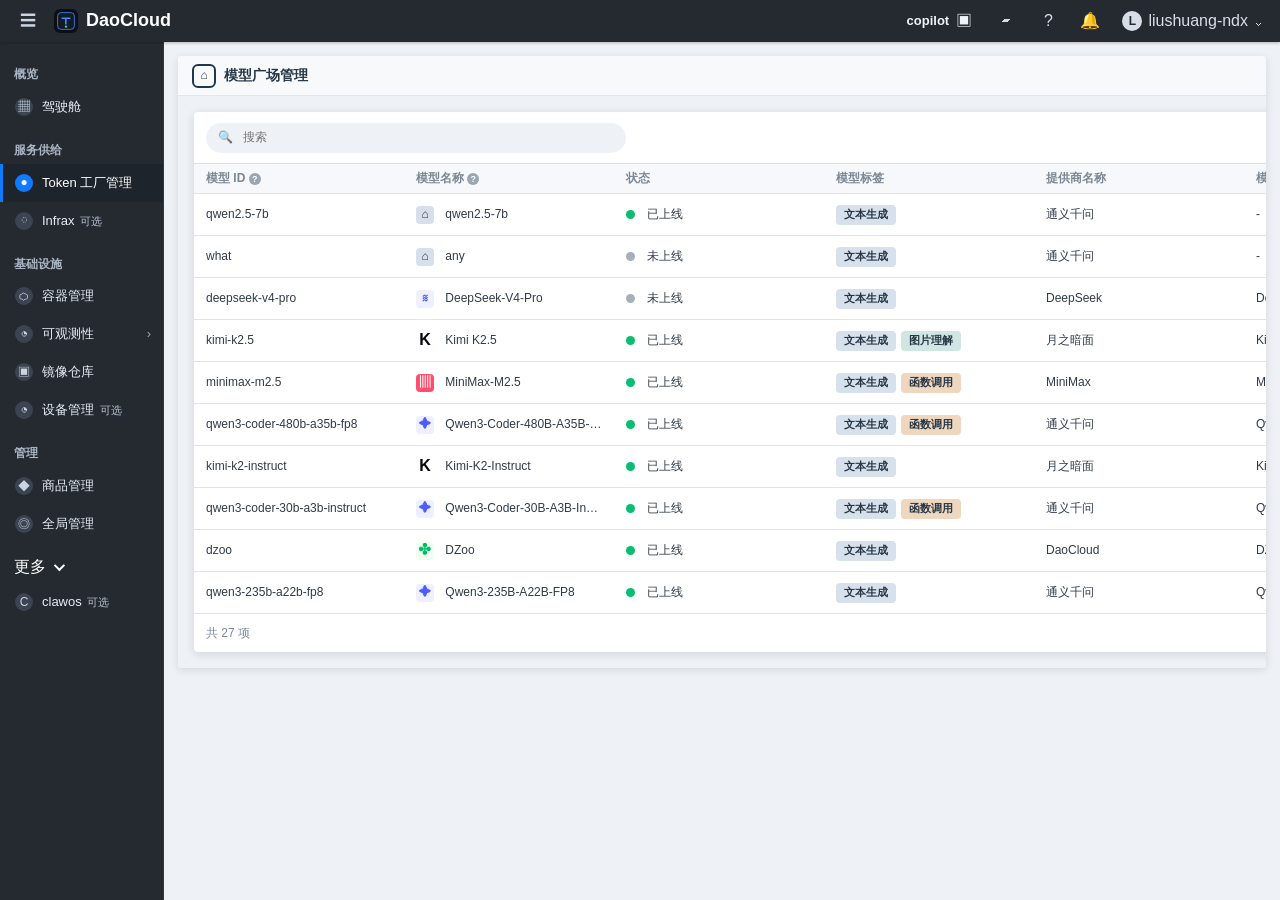
<file: index.html>
<!DOCTYPE html>
<html lang="zh-CN">
<head>
  <meta charset="UTF-8" />
  <meta name="viewport" content="width=device-width, initial-scale=1.0" />
  <meta name="description" content="Token Factory Copilot 模型广场管理静态原型，可直接部署到 Cloudflare Pages。" />
  <title>Token Factory Copilot · 模型广场管理</title>
  <link rel="stylesheet" href="./css/style.css" />
</head>
<body data-page="daocloud-shell">
  <div class="shell-layout">
    <header class="shell-topbar">
      <button class="shell-icon-button shell-menu-toggle" type="button" aria-label="收起侧边栏" title="收起侧边栏">
        <span aria-hidden="true">☰</span>
      </button>

      <a class="shell-brand" href="./index.html" aria-label="Token Factory Copilot 首页">
        <img src="./assets/logo.svg" alt="" />
        <span>DaoCloud</span>
      </a>

      <nav class="shell-actions" aria-label="全局操作">
        <button class="shell-icon-button shell-copilot-action" type="button" title="Copilot" aria-label="Copilot">
          <span class="shell-copilot-label">copilot</span>
          <span aria-hidden="true">▣</span>
        </button>
        <button class="shell-icon-button" type="button" title="视图布局" aria-label="视图布局">▰</button>
        <button class="shell-icon-button" type="button" title="帮助" aria-label="帮助">?</button>
        <button class="shell-icon-button shell-bell" type="button" title="通知" aria-label="通知">🔔</button>
        <button class="shell-user" type="button" aria-label="用户菜单">
          <span class="shell-avatar" aria-hidden="true">L</span>
          <span>liushuang-ndx</span>
          <span aria-hidden="true">⌄</span>
        </button>
      </nav>
    </header>

    <div class="shell-main">
      <aside class="shell-sidebar" aria-label="主菜单">
        <div class="shell-menu-group">
          <div class="shell-group-title">概览</div>
          <a class="shell-menu-item" href="./workspace/overview.html">
            <span class="shell-menu-icon" aria-hidden="true">▦</span>
            <span>驾驶舱</span>
          </a>
        </div>

        <div class="shell-menu-group">
          <div class="shell-group-title">服务供给</div>
          <a class="shell-menu-item is-active" href="./index.html" aria-current="page">
            <span class="shell-menu-icon" aria-hidden="true">●</span>
            <span>Token 工厂管理</span>
          </a>
          <a class="shell-menu-item" href="./workspace/openclaw-instances.html">
            <span class="shell-menu-icon" aria-hidden="true">◌</span>
            <span>Infrax <span class="shell-optional">可选</span></span>
          </a>
        </div>

        <div class="shell-menu-group">
          <div class="shell-group-title">基础设施</div>
          <a class="shell-menu-item" href="./admin/overview.html">
            <span class="shell-menu-icon" aria-hidden="true">⬡</span>
            <span>容器管理</span>
          </a>
          <a class="shell-menu-item" href="./admin/analytics.html">
            <span class="shell-menu-icon" aria-hidden="true">◔</span>
            <span>可观测性</span>
            <span class="shell-arrow" aria-hidden="true">›</span>
          </a>
          <a class="shell-menu-item" href="./workspace/skill-market.html">
            <span class="shell-menu-icon" aria-hidden="true">▣</span>
            <span>镜像仓库</span>
          </a>
          <a class="shell-menu-item" href="./workspace/usage.html">
            <span class="shell-menu-icon" aria-hidden="true">◔</span>
            <span>设备管理 <span class="shell-optional">可选</span></span>
          </a>
        </div>

        <div class="shell-menu-group">
          <div class="shell-group-title">管理</div>
          <a class="shell-menu-item" href="./admin/skill-management.html">
            <span class="shell-menu-icon" aria-hidden="true">◆</span>
            <span>商品管理</span>
          </a>
          <a class="shell-menu-item" href="./admin/skill-review.html">
            <span class="shell-menu-icon" aria-hidden="true">◎</span>
            <span>全局管理</span>
          </a>
        </div>

        <div class="shell-menu-group">
          <button class="shell-more" type="button">
            <span>更多</span>
            <span class="shell-chevron" aria-hidden="true"></span>
          </button>
          <a class="shell-menu-item" href="./workspace/skill-management.html">
            <span class="shell-menu-icon" aria-hidden="true">C</span>
            <span>clawos <span class="shell-optional">可选</span></span>
          </a>
        </div>
      </aside>

      <main class="shell-content">
        <section class="management-card" aria-labelledby="page-title">
          <div class="management-toolbar">
            <div class="management-page-name">
              <span class="management-hex" aria-hidden="true">⌂</span>
              <h1 id="page-title">模型广场管理</h1>
            </div>
          </div>

          <div class="model-board" aria-label="模型列表截图替换区">
            <div class="model-directory">
              <div class="directory-toolbar">
                <label class="directory-search">
                  <span aria-hidden="true">🔍</span>
                  <input type="search" placeholder="搜索" aria-label="搜索模型列表" />
                </label>
                <div class="directory-actions">
                  <button class="directory-icon-btn" type="button" aria-label="刷新" title="刷新">↻</button>
                  <button class="management-btn is-secondary" type="button">批量导入</button>
                  <button class="management-btn is-primary" type="button">创建</button>
                </div>
              </div>

              <div class="directory-table" role="table" aria-label="模型列表">
                <div class="directory-row directory-head" role="row">
                  <span>模型 ID <i aria-hidden="true">?</i></span>
                  <span>模型名称 <i aria-hidden="true">?</i></span>
                  <span>状态</span>
                  <span>模型标签</span>
                  <span>提供商名称</span>
                  <span>模型描述</span>
                  <span>创建时间 <b aria-hidden="true">↓</b></span>
                  <span></span>
                </div>
                <div class="directory-row" role="row">
                  <span>qwen2.5-7b</span>
                  <span><em class="model-logo logo-gray">⌂</em> qwen2.5-7b</span>
                  <span><mark class="status-online"></mark> 已上线</span>
                  <span><strong class="tag-blue">文本生成</strong></span>
                  <span>通义千问</span>
                  <span>-</span>
                  <span>2026-06-08 17:48:10</span>
                  <span class="row-menu">⋮</span>
                </div>
                <div class="directory-row" role="row">
                  <span>what</span>
                  <span><em class="model-logo logo-gray">⌂</em> any</span>
                  <span><mark class="status-offline"></mark> 未上线</span>
                  <span><strong class="tag-blue">文本生成</strong></span>
                  <span>通义千问</span>
                  <span>-</span>
                  <span>2026-06-03 10:28:53</span>
                  <span class="row-menu">⋮</span>
                </div>
                <div class="directory-row" role="row">
                  <span>deepseek-v4-pro</span>
                  <span><em class="model-logo logo-deepseek">≋</em> DeepSeek-V4-Pro</span>
                  <span><mark class="status-offline"></mark> 未上线</span>
                  <span><strong class="tag-blue">文本生成</strong></span>
                  <span>DeepSeek</span>
                  <span>DeepSeek-V4-Pro 拥有百万字超...</span>
                  <span>2026-04-24 19:03:35</span>
                  <span class="row-menu">⋮</span>
                </div>
                <div class="directory-row" role="row">
                  <span>kimi-k2.5</span>
                  <span><em class="model-logo logo-kimi">K</em> Kimi K2.5</span>
                  <span><mark class="status-online"></mark> 已上线</span>
                  <span><strong class="tag-blue">文本生成</strong><strong class="tag-green">图片理解</strong></span>
                  <span>月之暗面</span>
                  <span>Kimi K2.5 是一款开源的原生多模...</span>
                  <span>2026-03-10 17:03:49</span>
                  <span class="row-menu">⋮</span>
                </div>
                <div class="directory-row" role="row">
                  <span>minimax-m2.5</span>
                  <span><em class="model-logo logo-mini">▥</em> MiniMax-M2.5</span>
                  <span><mark class="status-online"></mark> 已上线</span>
                  <span><strong class="tag-blue">文本生成</strong><strong class="tag-orange">函数调用</strong></span>
                  <span>MiniMax</span>
                  <span>M2.5 在数十万个复杂真实环境中...</span>
                  <span>2026-03-09 12:57:02</span>
                  <span class="row-menu">⋮</span>
                </div>
                <div class="directory-row" role="row">
                  <span>qwen3-coder-480b-a35b-fp8</span>
                  <span><em class="model-logo logo-qwen">✦</em> Qwen3-Coder-480B-A35B-I...</span>
                  <span><mark class="status-online"></mark> 已上线</span>
                  <span><strong class="tag-blue">文本生成</strong><strong class="tag-orange">函数调用</strong></span>
                  <span>通义千问</span>
                  <span>Qwen3-Coder-480B-A35B-Instr...</span>
                  <span>2025-10-30 18:05:02</span>
                  <span class="row-menu">⋮</span>
                </div>
                <div class="directory-row" role="row">
                  <span>kimi-k2-instruct</span>
                  <span><em class="model-logo logo-kimi">K</em> Kimi-K2-Instruct</span>
                  <span><mark class="status-online"></mark> 已上线</span>
                  <span><strong class="tag-blue">文本生成</strong></span>
                  <span>月之暗面</span>
                  <span>Kimi-K2-Instruct 是由月之暗面（...</span>
                  <span>2025-09-04 14:46:07</span>
                  <span class="row-menu">⋮</span>
                </div>
                <div class="directory-row" role="row">
                  <span>qwen3-coder-30b-a3b-instruct</span>
                  <span><em class="model-logo logo-qwen">✦</em> Qwen3-Coder-30B-A3B-Ins...</span>
                  <span><mark class="status-online"></mark> 已上线</span>
                  <span><strong class="tag-blue">文本生成</strong><strong class="tag-orange">函数调用</strong></span>
                  <span>通义千问</span>
                  <span>Qwen3 系列的 30B 参数编码指令...</span>
                  <span>2025-08-08 13:30:59</span>
                  <span class="row-menu">⋮</span>
                </div>
                <div class="directory-row" role="row">
                  <span>dzoo</span>
                  <span><em class="model-logo logo-dzoo">✣</em> DZoo</span>
                  <span><mark class="status-online"></mark> 已上线</span>
                  <span><strong class="tag-blue">文本生成</strong></span>
                  <span>DaoCloud</span>
                  <span>DZoo 是 DaoCloud 的大模型，专...</span>
                  <span>2025-07-08 18:02:58</span>
                  <span class="row-menu">⋮</span>
                </div>
                <div class="directory-row" role="row">
                  <span>qwen3-235b-a22b-fp8</span>
                  <span><em class="model-logo logo-qwen">✦</em> Qwen3-235B-A22B-FP8</span>
                  <span><mark class="status-online"></mark> 已上线</span>
                  <span><strong class="tag-blue">文本生成</strong></span>
                  <span>通义千问</span>
                  <span>Qwen3 是通义系列最新一代大语...</span>
                  <span>2025-05-15 10:29:55</span>
                  <span class="row-menu">⋮</span>
                </div>
              </div>

              <div class="directory-footer">
                <span>共 27 项</span>
                <div class="directory-pagination" aria-label="分页">
                  <button type="button" aria-label="上一页">‹</button>
                  <span>1</span>
                  <span>/ 3</span>
                  <button type="button" aria-label="下一页">›</button>
                  <button type="button">10 项</button>
                </div>
              </div>
            </div>
          </div>
        </section>
      </main>
    </div>
  </div>
  <script src="./js/main.js"></script>
</body>
</html>
</file>
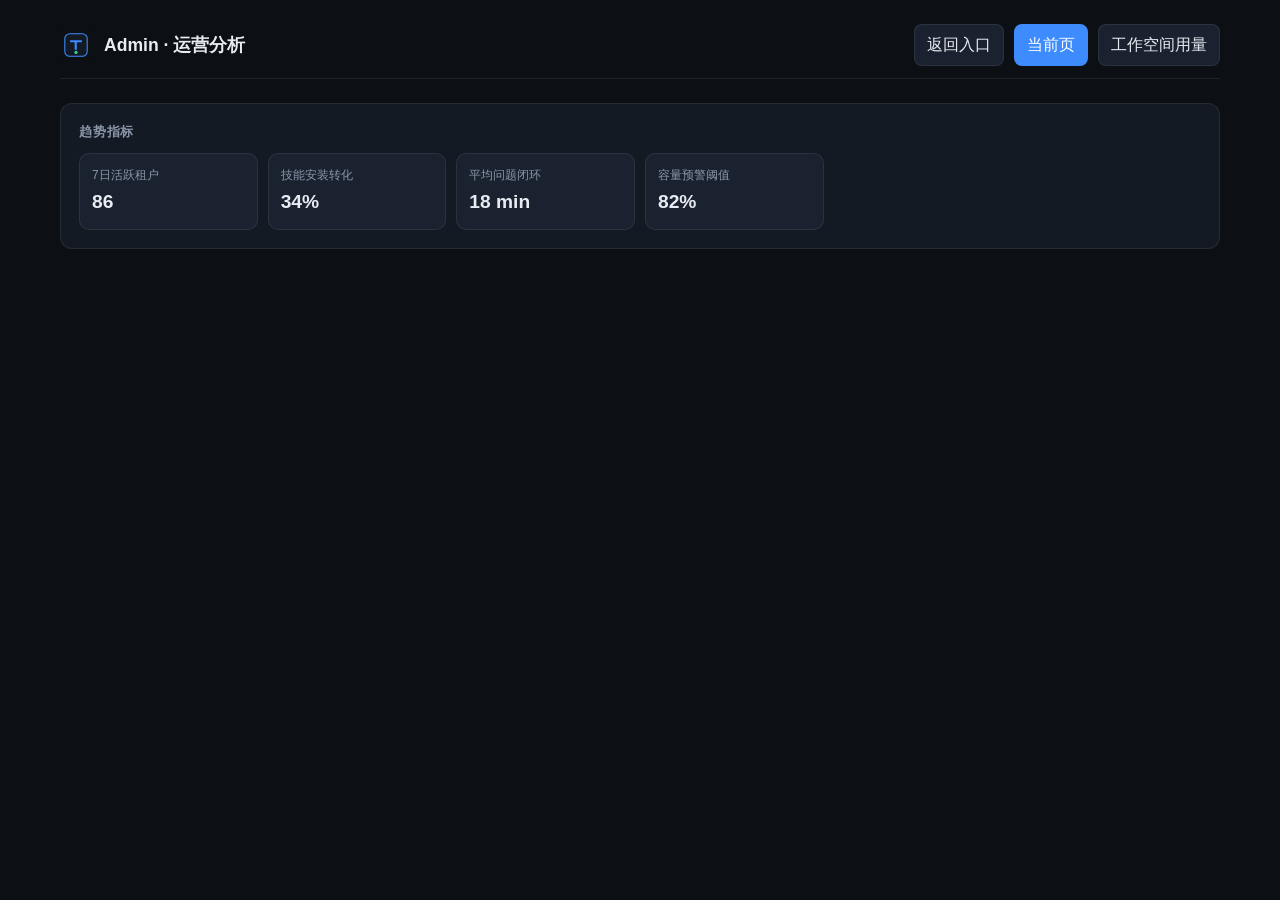
<file: admin/analytics.html>
<!DOCTYPE html>
<html lang="zh-CN">
<head>
  <meta charset="UTF-8" />
  <meta name="viewport" content="width=device-width, initial-scale=1.0" />
  <title>Admin · Analytics</title>
  <link rel="stylesheet" href="../css/style.css" />
</head>
<body data-page="admin-analytics">
  <div class="app">
    <header class="header">
      <div class="brand"><img src="../assets/logo.svg" alt="logo" /><h1>Admin · 运营分析</h1></div>
      <div class="toolbar"><a class="btn" href="../index.html">返回入口</a><a class="btn" data-page-link="admin-analytics" href="./analytics.html">当前页</a><a class="btn" href="../workspace/usage.html">工作空间用量</a></div>
    </header>
    <main class="main">
      <section class="panel">
        <h3 class="section-title">趋势指标</h3>
        <div class="metric-list">
          <div class="metric"><div class="name">7日活跃租户</div><div class="value">86</div></div>
          <div class="metric"><div class="name">技能安装转化</div><div class="value">34%</div></div>
          <div class="metric"><div class="name">平均问题闭环</div><div class="value">18 min</div></div>
          <div class="metric"><div class="name">容量预警阈值</div><div class="value">82%</div></div>
        </div>
      </section>
    </main>
  </div>
  <script src="../js/main.js"></script>
</body>
</html>
</file>
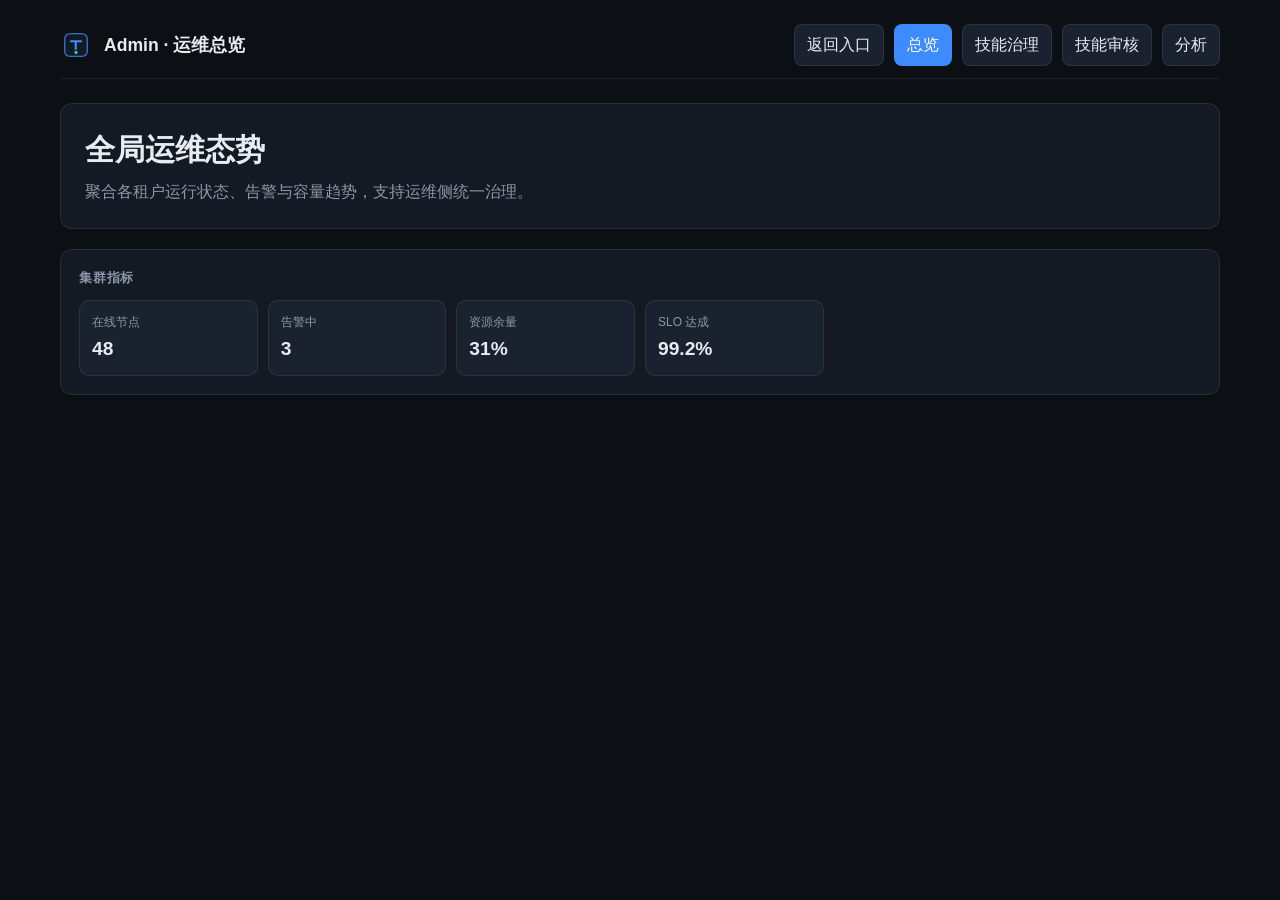
<file: admin/overview.html>
<!DOCTYPE html>
<html lang="zh-CN">
<head>
  <meta charset="UTF-8" />
  <meta name="viewport" content="width=device-width, initial-scale=1.0" />
  <title>Admin · Overview</title>
  <link rel="stylesheet" href="../css/style.css" />
</head>
<body data-page="admin-overview">
  <div class="app">
    <header class="header">
      <div class="brand"><img src="../assets/logo.svg" alt="logo" /><h1>Admin · 运维总览</h1></div>
      <div class="toolbar">
        <a class="btn" href="../index.html">返回入口</a>
        <a class="btn" data-page-link="admin-overview" href="./overview.html">总览</a>
        <a class="btn" data-page-link="admin-skill-mgmt" href="./skill-management.html">技能治理</a>
        <a class="btn" data-page-link="admin-review" href="./skill-review.html">技能审核</a>
        <a class="btn" data-page-link="admin-analytics" href="./analytics.html">分析</a>
      </div>
    </header>
    <main class="main">
      <section class="hero">
        <h2>全局运维态势</h2>
        <p class="lead">聚合各租户运行状态、告警与容量趋势，支持运维侧统一治理。</p>
      </section>
      <section class="panel">
        <h3 class="section-title">集群指标</h3>
        <div class="metric-list">
          <div class="metric"><div class="name">在线节点</div><div class="value">48</div></div>
          <div class="metric"><div class="name">告警中</div><div class="value">3</div></div>
          <div class="metric"><div class="name">资源余量</div><div class="value">31%</div></div>
          <div class="metric"><div class="name">SLO 达成</div><div class="value">99.2%</div></div>
        </div>
      </section>
    </main>
  </div>
  <script src="../js/main.js"></script>
</body>
</html>
</file>
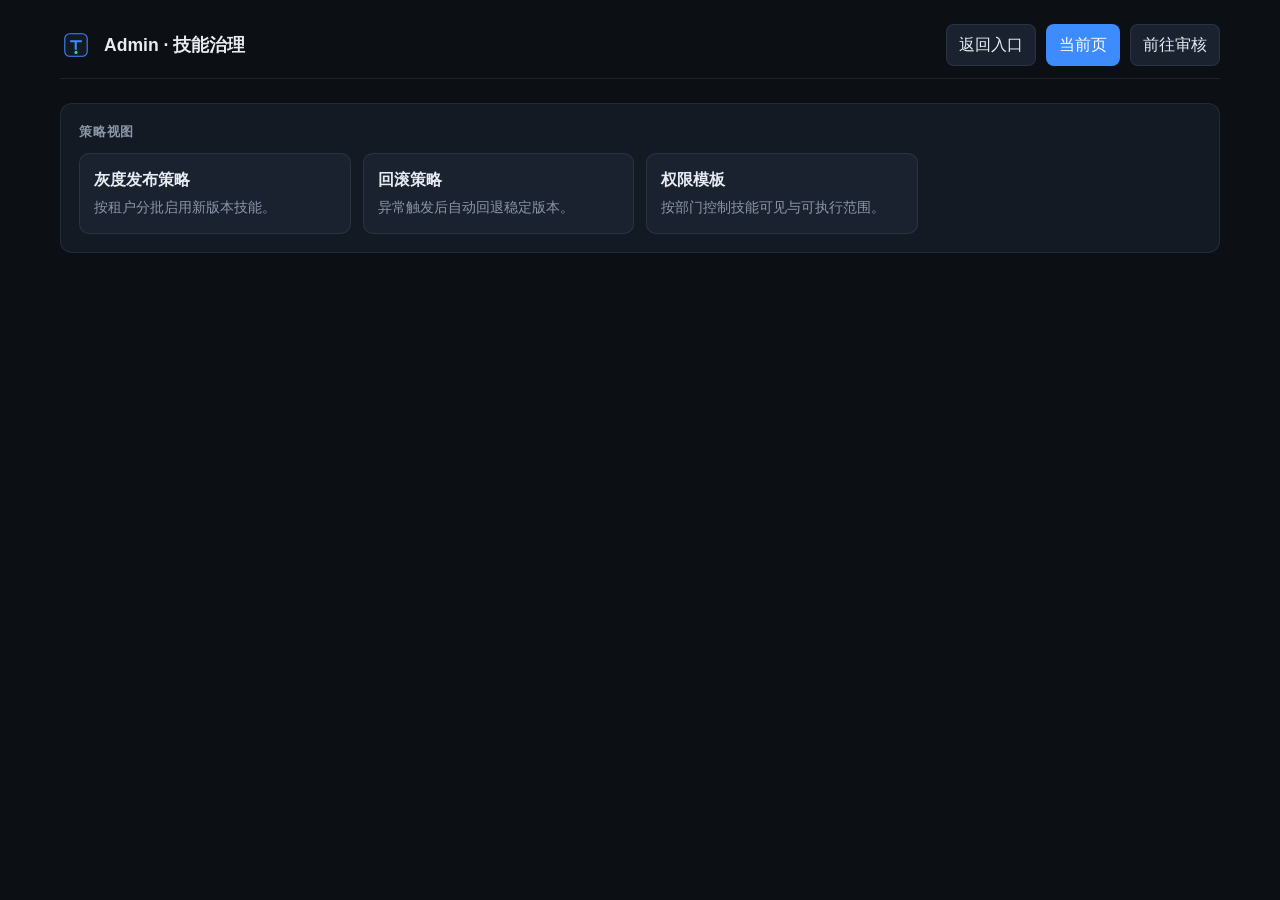
<file: admin/skill-management.html>
<!DOCTYPE html>
<html lang="zh-CN">
<head>
  <meta charset="UTF-8" />
  <meta name="viewport" content="width=device-width, initial-scale=1.0" />
  <title>Admin · Skill Management</title>
  <link rel="stylesheet" href="../css/style.css" />
</head>
<body data-page="admin-skill-mgmt">
  <div class="app">
    <header class="header">
      <div class="brand"><img src="../assets/logo.svg" alt="logo" /><h1>Admin · 技能治理</h1></div>
      <div class="toolbar"><a class="btn" href="../index.html">返回入口</a><a class="btn" data-page-link="admin-skill-mgmt" href="./skill-management.html">当前页</a><a class="btn" href="./skill-review.html">前往审核</a></div>
    </header>
    <main class="main">
      <section class="panel">
        <h3 class="section-title">策略视图</h3>
        <div class="grid">
          <a class="card" href="./analytics.html" data-log="查看灰度策略"><h3>灰度发布策略</h3><p>按租户分批启用新版本技能。</p></a>
          <a class="card" href="./analytics.html" data-log="查看回滚策略"><h3>回滚策略</h3><p>异常触发后自动回退稳定版本。</p></a>
          <a class="card" href="./analytics.html" data-log="查看权限模板"><h3>权限模板</h3><p>按部门控制技能可见与可执行范围。</p></a>
        </div>
      </section>
    </main>
  </div>
  <script src="../js/main.js"></script>
</body>
</html>
</file>
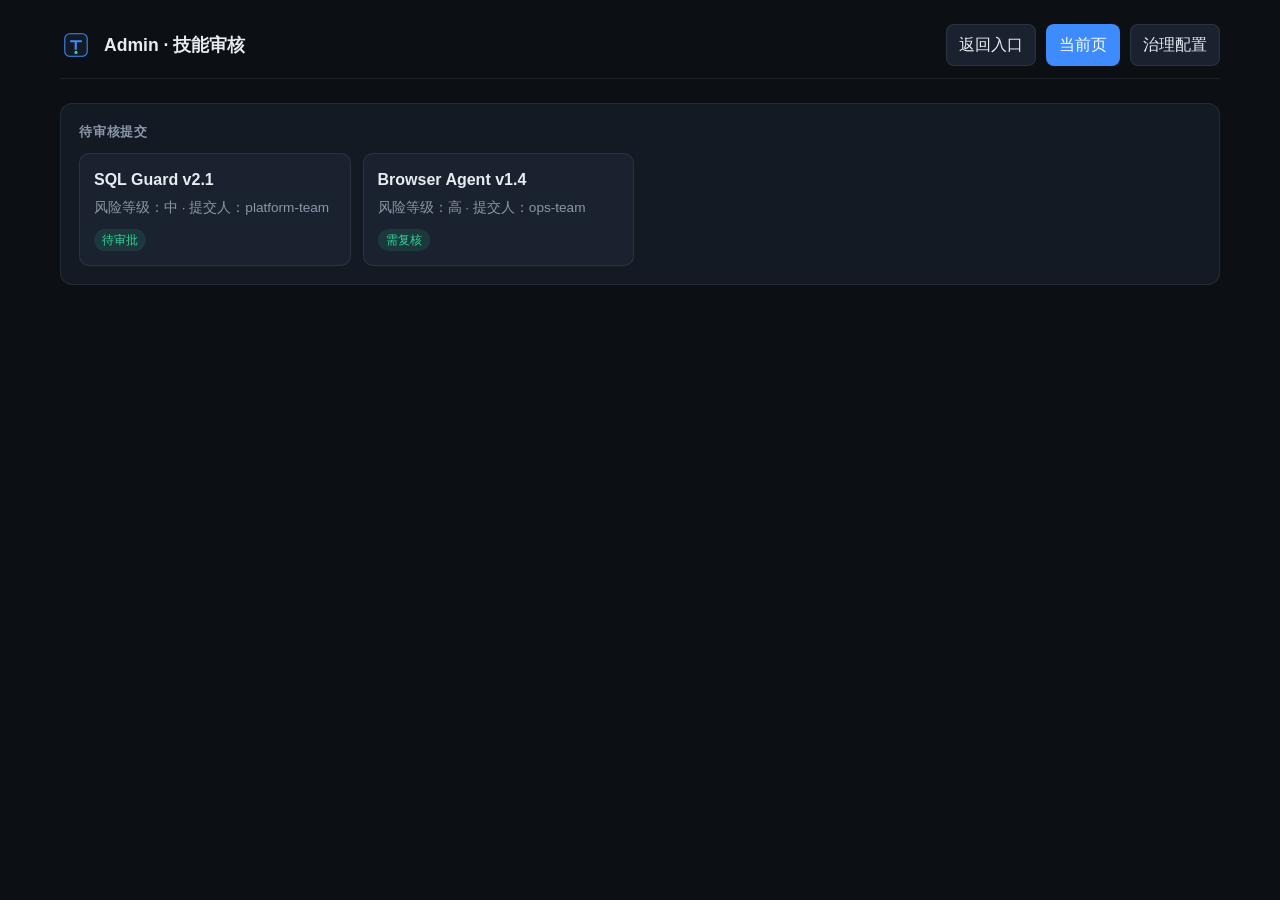
<file: admin/skill-review.html>
<!DOCTYPE html>
<html lang="zh-CN">
<head>
  <meta charset="UTF-8" />
  <meta name="viewport" content="width=device-width, initial-scale=1.0" />
  <title>Admin · Skill Review</title>
  <link rel="stylesheet" href="../css/style.css" />
</head>
<body data-page="admin-review">
  <div class="app">
    <header class="header">
      <div class="brand"><img src="../assets/logo.svg" alt="logo" /><h1>Admin · 技能审核</h1></div>
      <div class="toolbar"><a class="btn" href="../index.html">返回入口</a><a class="btn" data-page-link="admin-review" href="./skill-review.html">当前页</a><a class="btn" href="./skill-management.html">治理配置</a></div>
    </header>
    <main class="main">
      <section class="panel">
        <h3 class="section-title">待审核提交</h3>
        <div class="grid">
          <a class="card" href="./analytics.html" data-log="审核 SQL Guard v2.1"><h3>SQL Guard v2.1</h3><p>风险等级：中 · 提交人：platform-team</p><span class="tag">待审批</span></a>
          <a class="card" href="./analytics.html" data-log="审核 Browser Agent v1.4"><h3>Browser Agent v1.4</h3><p>风险等级：高 · 提交人：ops-team</p><span class="tag">需复核</span></a>
        </div>
      </section>
    </main>
  </div>
  <script src="../js/main.js"></script>
</body>
</html>
</file>
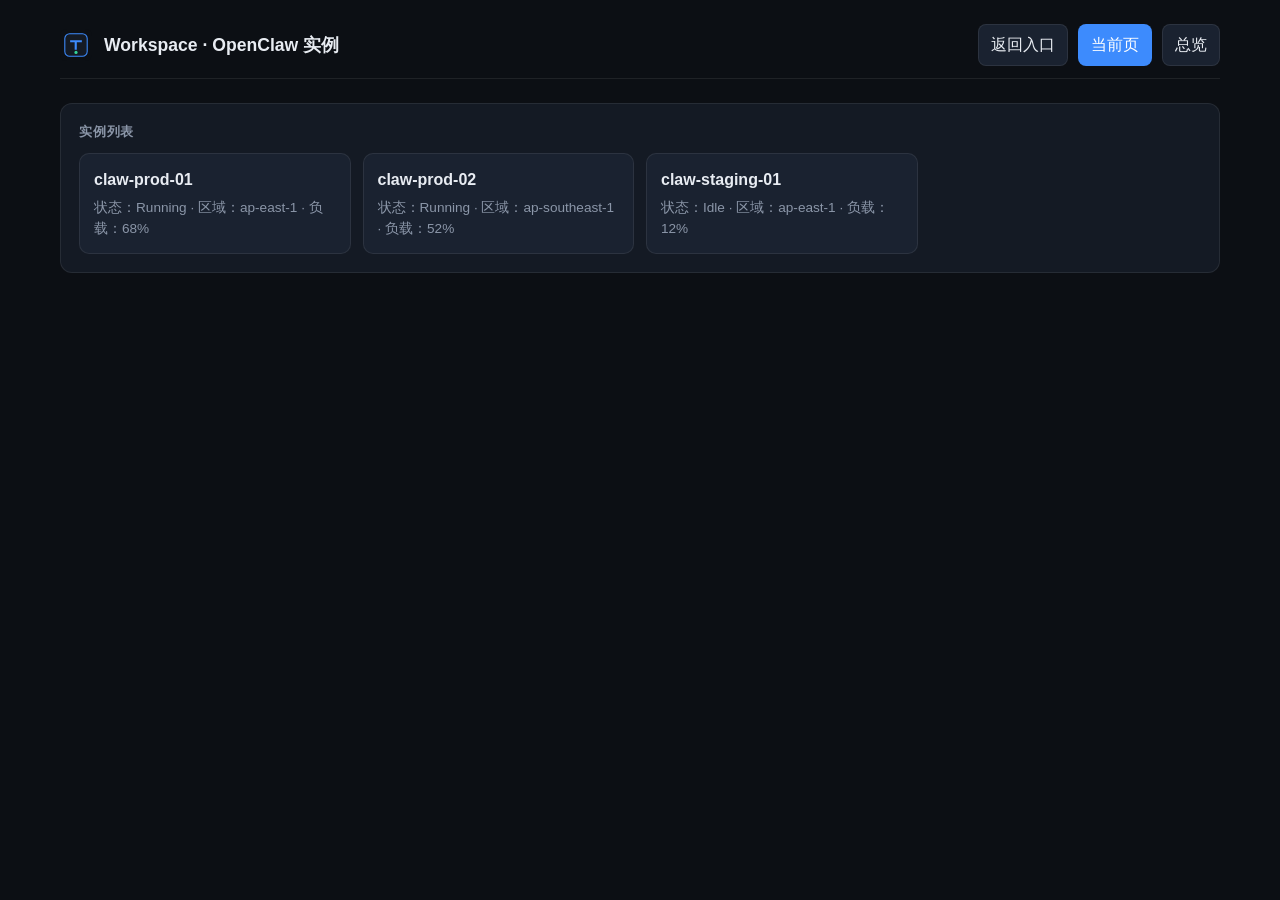
<file: workspace/openclaw-instances.html>
<!DOCTYPE html>
<html lang="zh-CN">
<head>
  <meta charset="UTF-8" />
  <meta name="viewport" content="width=device-width, initial-scale=1.0" />
  <title>Workspace · OpenClaw Instances</title>
  <link rel="stylesheet" href="../css/style.css" />
</head>
<body data-page="ws-instances">
  <div class="app">
    <header class="header">
      <div class="brand"><img src="../assets/logo.svg" alt="logo" /><h1>Workspace · OpenClaw 实例</h1></div>
      <div class="toolbar"><a class="btn" href="../index.html">返回入口</a><a class="btn" data-page-link="ws-instances" href="./openclaw-instances.html">当前页</a><a class="btn" href="./overview.html">总览</a></div>
    </header>
    <main class="main">
      <section class="panel">
        <h3 class="section-title">实例列表</h3>
        <div class="grid">
          <a class="card" href="./usage.html" data-log="查看 claw-prod-01 资源"><h3>claw-prod-01</h3><p>状态：Running · 区域：ap-east-1 · 负载：68%</p></a>
          <a class="card" href="./usage.html" data-log="查看 claw-prod-02 资源"><h3>claw-prod-02</h3><p>状态：Running · 区域：ap-southeast-1 · 负载：52%</p></a>
          <a class="card" href="./usage.html" data-log="查看 claw-staging-01 资源"><h3>claw-staging-01</h3><p>状态：Idle · 区域：ap-east-1 · 负载：12%</p></a>
        </div>
      </section>
    </main>
  </div>
  <script src="../js/main.js"></script>
</body>
</html>
</file>
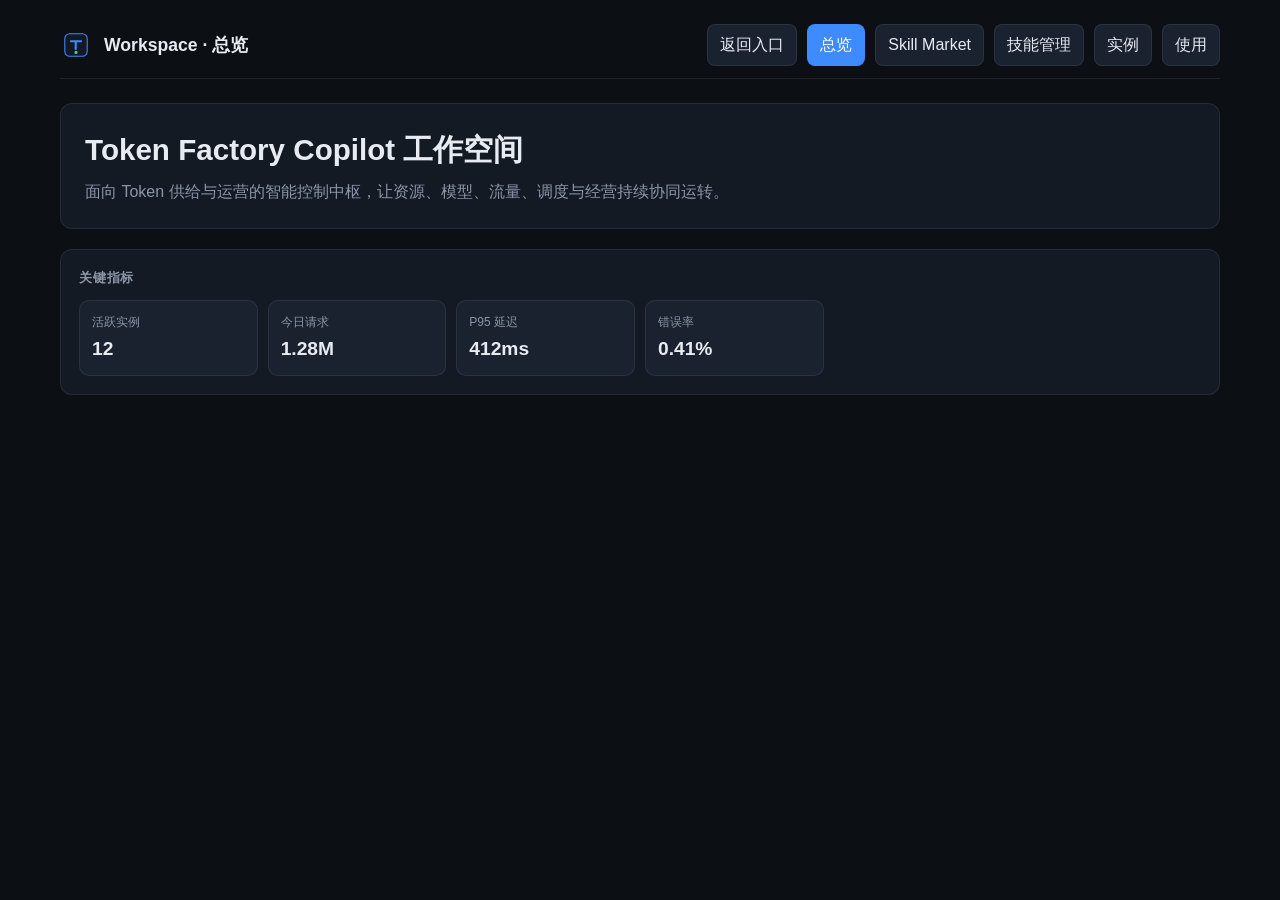
<file: workspace/overview.html>
<!DOCTYPE html>
<html lang="zh-CN">
<head>
  <meta charset="UTF-8" />
  <meta name="viewport" content="width=device-width, initial-scale=1.0" />
  <title>Workspace · Overview</title>
  <link rel="stylesheet" href="../css/style.css" />
</head>
<body data-page="ws-overview">
  <div class="app">
    <header class="header">
      <div class="brand"><img src="../assets/logo.svg" alt="logo" /><h1>Workspace · 总览</h1></div>
      <div class="toolbar">
        <a class="btn" href="../index.html">返回入口</a>
        <a class="btn" data-page-link="ws-overview" href="./overview.html">总览</a>
        <a class="btn" data-page-link="ws-market" href="./skill-market.html">Skill Market</a>
        <a class="btn" data-page-link="ws-skill-mgmt" href="./skill-management.html">技能管理</a>
        <a class="btn" data-page-link="ws-instances" href="./openclaw-instances.html">实例</a>
        <a class="btn" data-page-link="ws-usage" href="./usage.html">使用</a>
      </div>
    </header>
    <main class="main">
      <section class="hero">
        <h2>Token Factory Copilot 工作空间</h2>
        <p class="lead">面向 Token 供给与运营的智能控制中枢，让资源、模型、流量、调度与经营持续协同运转。</p>
      </section>
      <section class="panel">
        <h3 class="section-title">关键指标</h3>
        <div class="metric-list">
          <div class="metric"><div class="name">活跃实例</div><div class="value">12</div></div>
          <div class="metric"><div class="name">今日请求</div><div class="value">1.28M</div></div>
          <div class="metric"><div class="name">P95 延迟</div><div class="value">412ms</div></div>
          <div class="metric"><div class="name">错误率</div><div class="value">0.41%</div></div>
        </div>
      </section>
    </main>
  </div>
  <script src="../js/main.js"></script>
</body>
</html>
</file>
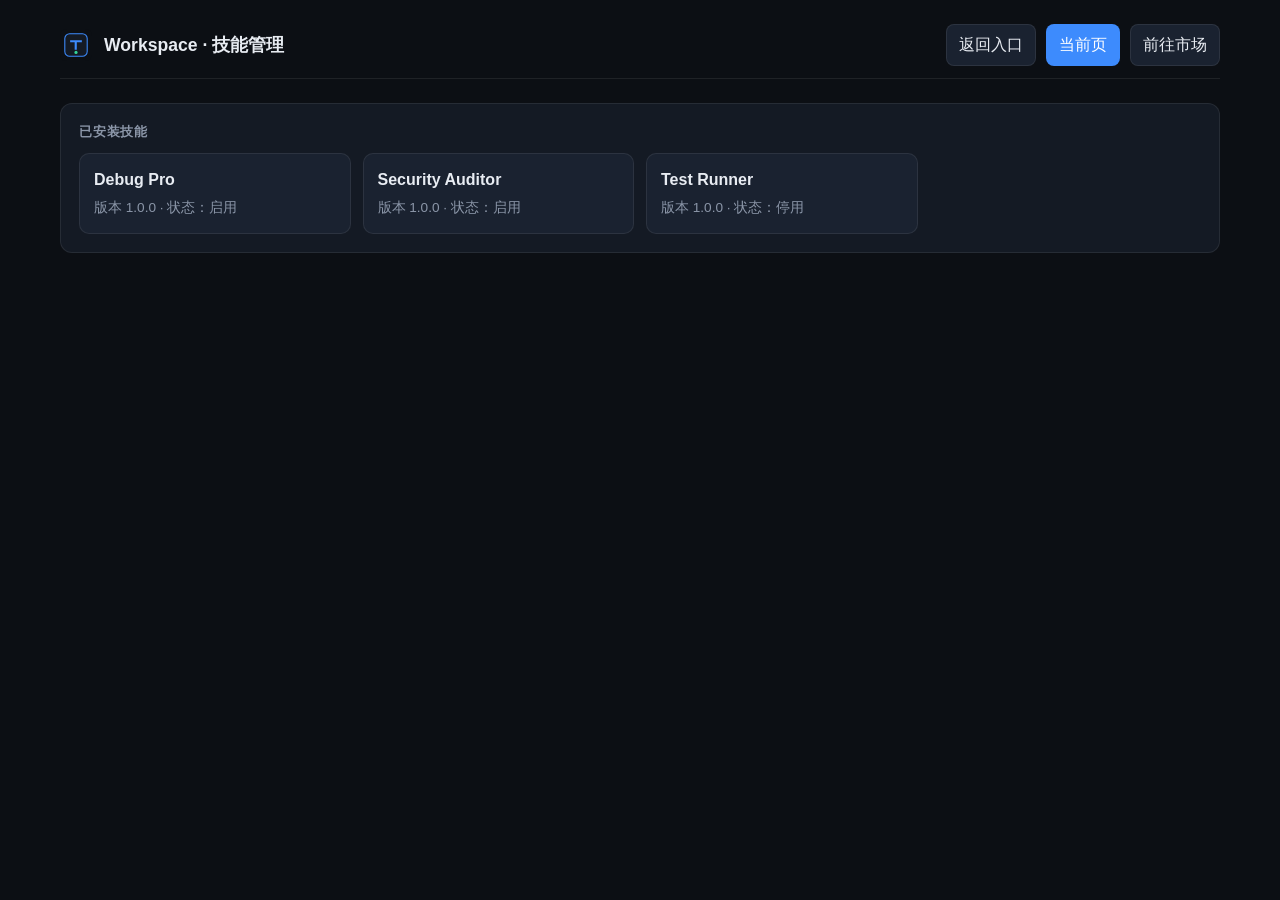
<file: workspace/skill-management.html>
<!DOCTYPE html>
<html lang="zh-CN">
<head>
  <meta charset="UTF-8" />
  <meta name="viewport" content="width=device-width, initial-scale=1.0" />
  <title>Workspace · Skill Management</title>
  <link rel="stylesheet" href="../css/style.css" />
</head>
<body data-page="ws-skill-mgmt">
  <div class="app">
    <header class="header">
      <div class="brand"><img src="../assets/logo.svg" alt="logo" /><h1>Workspace · 技能管理</h1></div>
      <div class="toolbar"><a class="btn" href="../index.html">返回入口</a><a class="btn" data-page-link="ws-skill-mgmt" href="./skill-management.html">当前页</a><a class="btn" href="./skill-market.html">前往市场</a></div>
    </header>
    <main class="main">
      <section class="panel">
        <h3 class="section-title">已安装技能</h3>
        <div class="grid">
          <a class="card" href="./usage.html" data-log="查看 Debug Pro 使用"><h3>Debug Pro</h3><p>版本 1.0.0 · 状态：启用</p></a>
          <a class="card" href="./usage.html" data-log="查看 Security Auditor 使用"><h3>Security Auditor</h3><p>版本 1.0.0 · 状态：启用</p></a>
          <a class="card" href="./usage.html" data-log="查看 Test Runner 使用"><h3>Test Runner</h3><p>版本 1.0.0 · 状态：停用</p></a>
        </div>
      </section>
    </main>
  </div>
  <script src="../js/main.js"></script>
</body>
</html>
</file>
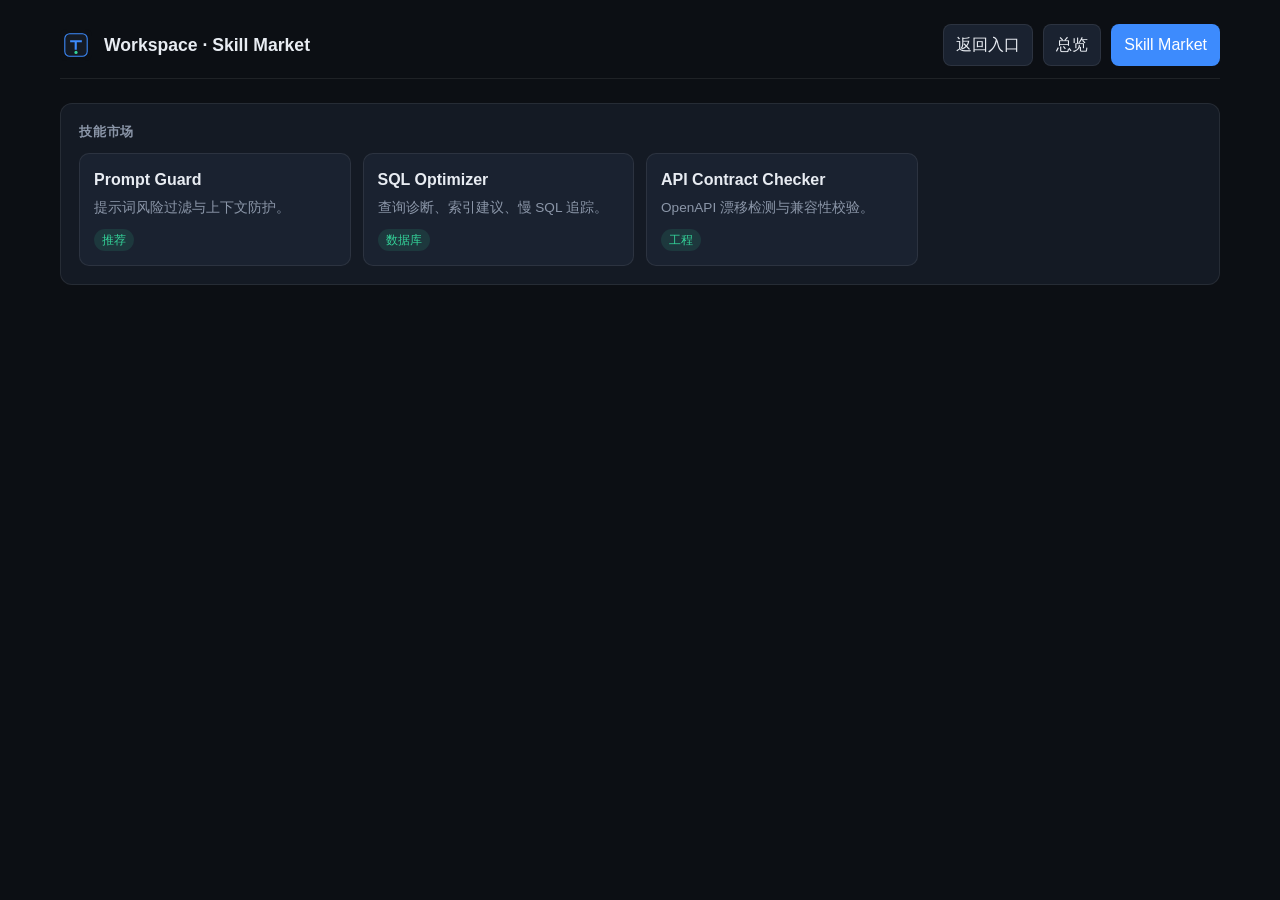
<file: workspace/skill-market.html>
<!DOCTYPE html>
<html lang="zh-CN">
<head>
  <meta charset="UTF-8" />
  <meta name="viewport" content="width=device-width, initial-scale=1.0" />
  <title>Workspace · Skill Market</title>
  <link rel="stylesheet" href="../css/style.css" />
</head>
<body data-page="ws-market">
  <div class="app">
    <header class="header">
      <div class="brand"><img src="../assets/logo.svg" alt="logo" /><h1>Workspace · Skill Market</h1></div>
      <div class="toolbar"><a class="btn" href="../index.html">返回入口</a><a class="btn" data-page-link="ws-overview" href="./overview.html">总览</a><a class="btn" data-page-link="ws-market" href="./skill-market.html">Skill Market</a></div>
    </header>
    <main class="main">
      <section class="panel">
        <h3 class="section-title">技能市场</h3>
        <div class="grid">
          <a class="card" href="./skill-management.html" data-log="安装 Prompt Guard"><h3>Prompt Guard</h3><p>提示词风险过滤与上下文防护。</p><span class="tag">推荐</span></a>
          <a class="card" href="./skill-management.html" data-log="安装 SQL Optimizer"><h3>SQL Optimizer</h3><p>查询诊断、索引建议、慢 SQL 追踪。</p><span class="tag">数据库</span></a>
          <a class="card" href="./skill-management.html" data-log="安装 API Contract Checker"><h3>API Contract Checker</h3><p>OpenAPI 漂移检测与兼容性校验。</p><span class="tag">工程</span></a>
        </div>
      </section>
    </main>
  </div>
  <script src="../js/main.js"></script>
</body>
</html>
</file>
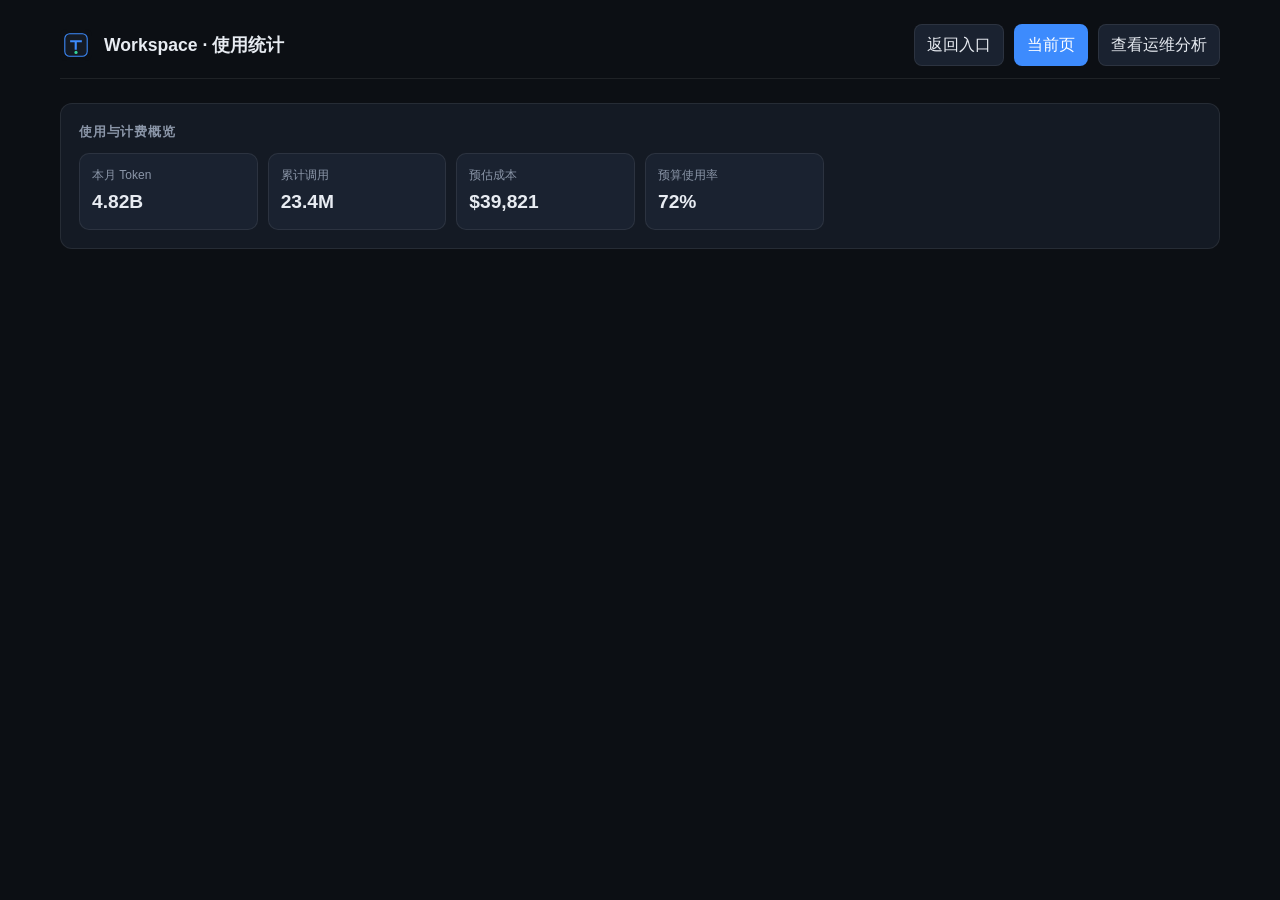
<file: workspace/usage.html>
<!DOCTYPE html>
<html lang="zh-CN">
<head>
  <meta charset="UTF-8" />
  <meta name="viewport" content="width=device-width, initial-scale=1.0" />
  <title>Workspace · Usage</title>
  <link rel="stylesheet" href="../css/style.css" />
</head>
<body data-page="ws-usage">
  <div class="app">
    <header class="header">
      <div class="brand"><img src="../assets/logo.svg" alt="logo" /><h1>Workspace · 使用统计</h1></div>
      <div class="toolbar"><a class="btn" href="../index.html">返回入口</a><a class="btn" data-page-link="ws-usage" href="./usage.html">当前页</a><a class="btn" href="../admin/analytics.html">查看运维分析</a></div>
    </header>
    <main class="main">
      <section class="panel">
        <h3 class="section-title">使用与计费概览</h3>
        <div class="metric-list">
          <div class="metric"><div class="name">本月 Token</div><div class="value">4.82B</div></div>
          <div class="metric"><div class="name">累计调用</div><div class="value">23.4M</div></div>
          <div class="metric"><div class="name">预估成本</div><div class="value">$39,821</div></div>
          <div class="metric"><div class="name">预算使用率</div><div class="value">72%</div></div>
        </div>
      </section>
    </main>
  </div>
  <script src="../js/main.js"></script>
</body>
</html>
</file>
<file: css/style.css>
:root {
  --bg: #0c0f14;
  --surface: #141a24;
  --surface-2: #1a2230;
  --border: rgba(255, 255, 255, 0.08);
  --text: #e8ecf2;
  --muted: #8b96a8;
  --accent: #3d8bfd;
  --accent-dim: rgba(61, 139, 253, 0.12);
  --success: #34d399;
  --warning: #f59e0b;
  --radius: 12px;
  --font: "Segoe UI", "PingFang SC", "Hiragino Sans GB", "Microsoft YaHei", sans-serif;
}

* {
  box-sizing: border-box;
}

html,
body {
  margin: 0;
  min-height: 100%;
  font-family: var(--font);
  background: var(--bg);
  color: var(--text);
  line-height: 1.5;
}

a {
  color: var(--accent);
  text-decoration: none;
}

a:hover {
  text-decoration: underline;
}

.app {
  max-width: 1200px;
  margin: 0 auto;
  padding: 24px 20px 40px;
  min-height: 100vh;
}

.header {
  display: flex;
  justify-content: space-between;
  align-items: center;
  gap: 16px;
  border-bottom: 1px solid var(--border);
  padding-bottom: 12px;
}

.brand {
  display: flex;
  align-items: center;
  gap: 12px;
}

.brand img {
  width: 32px;
  height: 32px;
}

.brand h1 {
  margin: 0;
  font-size: 1.1rem;
}

.crumb {
  font-size: 0.875rem;
  color: var(--muted);
}

.main {
  display: grid;
  gap: 20px;
  margin-top: 24px;
}

.hero {
  background: var(--surface);
  border: 1px solid var(--border);
  border-radius: var(--radius);
  padding: 24px;
}

.hero h2 {
  margin: 0 0 8px;
  font-size: clamp(1.35rem, 3vw, 1.85rem);
}

.lead {
  margin: 0;
  color: var(--muted);
}

.panel {
  background: var(--surface);
  border: 1px solid var(--border);
  border-radius: var(--radius);
  padding: 18px;
}

.section-title {
  margin: 0 0 12px;
  font-size: 0.8rem;
  letter-spacing: 0.06em;
  text-transform: uppercase;
  color: var(--muted);
}

.grid {
  display: grid;
  gap: 12px;
  grid-template-columns: repeat(auto-fill, minmax(220px, 1fr));
}

.card {
  background: var(--surface-2);
  border: 1px solid var(--border);
  border-radius: 10px;
  padding: 14px;
  display: block;
  color: inherit;
}

.card:hover {
  border-color: rgba(61, 139, 253, 0.4);
  text-decoration: none;
}

.card h3 {
  margin: 0 0 6px;
  font-size: 1rem;
}

.card p {
  margin: 0;
  color: var(--muted);
  font-size: 0.85rem;
}

.tag {
  display: inline-block;
  margin-top: 10px;
  font-size: 0.75rem;
  color: var(--success);
  background: rgba(52, 211, 153, 0.12);
  padding: 2px 8px;
  border-radius: 999px;
}

.metric-list {
  display: grid;
  gap: 10px;
  grid-template-columns: repeat(auto-fill, minmax(170px, 1fr));
}

.metric {
  background: var(--surface-2);
  border: 1px solid var(--border);
  border-radius: 10px;
  padding: 12px;
}

.metric .name {
  color: var(--muted);
  font-size: 0.75rem;
}

.metric .value {
  font-size: 1.2rem;
  font-weight: 700;
  margin-top: 4px;
}

.nav-grid {
  display: grid;
  grid-template-columns: repeat(auto-fill, minmax(250px, 1fr));
  gap: 12px;
}

.footer {
  margin-top: 28px;
  color: var(--muted);
  font-size: 0.8rem;
  text-align: center;
}

.toolbar {
  display: flex;
  gap: 10px;
  flex-wrap: wrap;
}

.btn {
  border: 1px solid var(--border);
  background: var(--surface-2);
  color: var(--text);
  border-radius: 8px;
  padding: 8px 12px;
  cursor: pointer;
}

.btn:hover {
  border-color: rgba(61, 139, 253, 0.35);
}

.btn-primary {
  background: var(--accent);
  border-color: transparent;
  color: #fff;
}

.status {
  color: var(--warning);
  font-size: 0.85rem;
}

body[data-page="daocloud-shell"] {
  min-height: 100vh;
  overflow: hidden;
  background: #eef1f5;
  color: #1f2933;
  font-family: -apple-system, BlinkMacSystemFont, "Segoe UI", "PingFang SC", "Microsoft YaHei", Arial, sans-serif;
  line-height: 1.4;
}

body[data-page="daocloud-shell"] button,
body[data-page="daocloud-shell"] input {
  font: inherit;
}

.shell-layout {
  width: 100vw;
  height: 100vh;
  overflow: hidden;
  display: flex;
  flex-direction: column;
  background: #eef1f5;
}

.shell-topbar {
  height: 42px;
  flex: 0 0 42px;
  background: #252a31;
  color: #fff;
  display: flex;
  align-items: center;
  padding: 0 12px;
  box-shadow: 0 1px 3px rgba(0, 0, 0, 0.25);
  z-index: 10;
}

.shell-icon-button {
  width: 32px;
  height: 32px;
  border: 0;
  border-radius: 4px;
  background: transparent;
  color: #d5dde8;
  display: inline-flex;
  align-items: center;
  justify-content: center;
  cursor: pointer;
}

.shell-icon-button:hover,
.shell-user:hover {
  background: #313842;
}

.shell-menu-toggle {
  margin-right: 10px;
  color: #cbd5e1;
  font-size: 20px;
}

.shell-brand {
  width: 160px;
  flex-shrink: 0;
  display: flex;
  align-items: center;
  gap: 8px;
  color: #fff;
  text-decoration: none;
}

.shell-brand:hover {
  text-decoration: none;
}

.shell-brand img {
  width: 24px;
  height: 24px;
  border-radius: 6px;
}

.shell-brand span {
  font-size: 18px;
  font-weight: 700;
}

.shell-actions {
  margin-left: auto;
  display: flex;
  align-items: center;
  gap: 10px;
}

.shell-copilot-action {
  width: auto;
  min-width: 82px;
  gap: 7px;
  padding: 0 8px;
  color: #eef3fa;
}

.shell-copilot-label {
  color: #eef3fa;
  font-size: 13px;
  font-weight: 700;
}

.shell-user {
  height: 32px;
  border: 0;
  border-radius: 4px;
  padding: 0 6px;
  background: transparent;
  color: #d8dee8;
  display: inline-flex;
  align-items: center;
  gap: 6px;
  cursor: pointer;
  font-size: 12px;
}

.shell-avatar {
  width: 20px;
  height: 20px;
  border-radius: 50%;
  background: #d8dee8;
  color: #252a31;
  display: inline-flex;
  align-items: center;
  justify-content: center;
  font-size: 12px;
  font-weight: 700;
}

.shell-main {
  position: relative;
  display: flex;
  flex: 1;
  min-height: 0;
  overflow: hidden;
}

.shell-sidebar {
  width: 164px;
  flex: 0 0 164px;
  overflow-y: auto;
  padding: 8px 0 16px;
  background: #252a31;
  color: #fff;
  border-right: 1px solid rgba(255, 255, 255, 0.06);
  transition: width 0.18s ease, flex-basis 0.18s ease;
}

.shell-layout.is-collapsed .shell-sidebar {
  width: 0;
  flex-basis: 0;
  border-right: 0;
}

.shell-menu-group {
  margin-top: 8px;
}

.shell-group-title {
  padding: 8px 14px 5px;
  color: #aab5c3;
  font-size: 12px;
  font-weight: 600;
}

.shell-menu-item {
  position: relative;
  height: 38px;
  display: flex;
  align-items: center;
  gap: 9px;
  padding: 0 12px;
  border-left: 3px solid transparent;
  color: #e6edf5;
  font-size: 13px;
  text-decoration: none;
  white-space: nowrap;
}

.shell-menu-item:hover {
  background: #313842;
  text-decoration: none;
}

.shell-menu-item.is-active {
  background: #1e242c;
  border-left-color: #0f7cff;
  color: #fff;
}

.shell-menu-icon {
  width: 18px;
  height: 18px;
  flex: 0 0 18px;
  border-radius: 50%;
  background: #3b4450;
  color: #cbd5e1;
  display: inline-flex;
  align-items: center;
  justify-content: center;
  font-size: 12px;
}

.shell-menu-item.is-active .shell-menu-icon {
  background: #0f7cff;
  color: #fff;
}

.shell-menu-item > span:nth-child(2) {
  flex: 1;
  overflow: hidden;
  text-overflow: ellipsis;
}

.shell-optional {
  margin-left: 2px;
  color: #cbd5e1;
  font-size: 11px;
  opacity: 0.9;
}

.shell-arrow {
  color: #9aa6b2;
  font-size: 13px;
}

.shell-more {
  width: 100%;
  height: 32px;
  margin-top: 4px;
  border: 0;
  padding: 0 14px;
  background: transparent;
  color: #fff;
  display: flex;
  align-items: center;
  gap: 8px;
  font-size: 13px;
  font-weight: 600;
  cursor: pointer;
}

.shell-more:hover {
  background: #313842;
}

.shell-chevron {
  width: 8px;
  height: 8px;
  border-right: 2px solid #fff;
  border-bottom: 2px solid #fff;
  transform: rotate(45deg) translateY(-2px);
}

.shell-content {
  flex: 1;
  min-width: 0;
  overflow: auto;
  padding: 14px;
  background: #eef1f5;
}

.management-card {
  min-width: 920px;
  background: #fff;
  border-radius: 4px;
  box-shadow: 0 2px 8px rgba(31, 41, 51, 0.12);
  overflow: hidden;
}

.management-toolbar {
  min-height: 40px;
  background: #f7f9fb;
  border-bottom: 1px solid #dfe5ec;
  display: flex;
  align-items: center;
  justify-content: space-between;
  gap: 16px;
  padding: 5px 14px;
}

.management-page-name {
  min-width: 0;
  display: flex;
  align-items: center;
  gap: 8px;
  color: #263746;
}

.management-page-name h1 {
  margin: 0;
  font-size: 14px;
  font-weight: 600;
}

.management-hex {
  width: 24px;
  height: 24px;
  border-radius: 6px;
  border: 2px solid #20384b;
  display: inline-flex;
  align-items: center;
  justify-content: center;
  font-size: 12px;
}

.management-btn {
  height: 30px;
  border: 0;
  border-radius: 4px;
  padding: 0 14px;
  font-size: 12px;
  cursor: pointer;
}

.management-btn.is-secondary {
  background: #e1e6ee;
  color: #34495e;
}

.management-btn.is-primary {
  background: #006be6;
  color: #fff;
}

.model-board {
  min-height: 560px;
  padding: 16px;
  background: #eef1f5;
}

.model-directory {
  min-width: 1540px;
  border-radius: 4px;
  background: #fff;
  box-shadow: 0 2px 10px rgba(31, 41, 51, 0.14);
  overflow: hidden;
}

.directory-toolbar {
  height: 52px;
  border-bottom: 1px solid #d9e0e8;
  background: #fff;
  display: flex;
  align-items: center;
  justify-content: space-between;
  gap: 16px;
  padding: 0 12px;
}

.directory-search {
  width: 420px;
  height: 30px;
  border-radius: 16px;
  background: #eef2f6;
  color: #8b96a8;
  display: flex;
  align-items: center;
  gap: 8px;
  padding: 0 12px;
  font-size: 12px;
}

.directory-search input {
  width: 100%;
  min-width: 0;
  border: 0;
  outline: 0;
  background: transparent;
  color: #263746;
}

.directory-actions {
  display: flex;
  align-items: center;
  gap: 10px;
}

.directory-icon-btn {
  width: 30px;
  height: 30px;
  border: 0;
  border-radius: 4px;
  background: transparent;
  color: #183247;
  display: inline-flex;
  align-items: center;
  justify-content: center;
  cursor: pointer;
  font-size: 19px;
}

.directory-icon-btn:hover {
  background: #eef2f6;
}

.directory-table {
  color: #313b47;
  font-size: 12px;
}

.directory-row {
  min-height: 42px;
  display: grid;
  grid-template-columns: 210px 210px 210px 210px 210px 210px 180px 34px;
  align-items: center;
  border-bottom: 1px solid #dde4ec;
}

.directory-row > span {
  min-width: 0;
  padding: 0 12px;
  overflow: hidden;
  text-overflow: ellipsis;
  white-space: nowrap;
}

.directory-head {
  min-height: 30px;
  background: #f6f8fb;
  color: #7b8794;
  font-weight: 600;
}

.directory-head i {
  width: 12px;
  height: 12px;
  border-radius: 50%;
  background: #9aa6b2;
  color: #fff;
  display: inline-flex;
  align-items: center;
  justify-content: center;
  font-size: 9px;
  font-style: normal;
}

.directory-head b {
  color: #006be6;
  font-size: 15px;
}

.model-logo {
  width: 18px;
  height: 18px;
  margin-right: 8px;
  border-radius: 4px;
  display: inline-flex;
  align-items: center;
  justify-content: center;
  vertical-align: middle;
  font-size: 12px;
  font-style: normal;
  font-weight: 700;
}

.logo-gray {
  background: #d7e0ea;
  color: #243447;
}

.logo-deepseek,
.logo-qwen {
  background: #eef0ff;
  color: #4d5cff;
}

.logo-kimi {
  background: #fff;
  color: #05070a;
  font-size: 16px;
}

.logo-mini {
  background: #ff4f6d;
  color: #fff;
}

.logo-dzoo {
  background: #effff2;
  color: #00bf63;
}

.status-online,
.status-offline {
  width: 9px;
  height: 9px;
  margin-right: 9px;
  border-radius: 50%;
  display: inline-block;
  vertical-align: middle;
  background: transparent;
}

.status-online {
  background: #09bd72;
}

.status-offline {
  background: #a7b0ba;
}

.tag-blue,
.tag-green,
.tag-orange {
  min-width: 58px;
  height: 20px;
  margin-right: 5px;
  border-radius: 4px;
  padding: 2px 8px;
  color: #263746;
  display: inline-flex;
  align-items: center;
  justify-content: center;
  font-size: 11px;
  font-weight: 600;
}

.tag-blue {
  background: #d7e1ec;
}

.tag-green {
  background: #cfe6e2;
}

.tag-orange {
  background: #efd7bf;
}

.row-menu {
  color: #183247;
  font-size: 22px;
  text-align: center;
}

.directory-footer {
  min-height: 38px;
  color: #7b8794;
  display: flex;
  align-items: center;
  justify-content: space-between;
  gap: 14px;
  padding: 0 12px;
  font-size: 12px;
}

.directory-pagination {
  display: flex;
  align-items: center;
  gap: 10px;
}

.directory-pagination button,
.directory-pagination span {
  min-width: 32px;
  height: 26px;
  border: 1px solid #d3dbe5;
  border-radius: 4px;
  background: #fff;
  color: #7b8794;
  display: inline-flex;
  align-items: center;
  justify-content: center;
}

.directory-pagination span:nth-child(3) {
  min-width: 20px;
  border: 0;
}

.directory-pagination button:last-child {
  min-width: 98px;
  justify-content: space-between;
  padding: 0 12px;
}

.board-summary {
  display: flex;
  align-items: flex-start;
  justify-content: space-between;
  gap: 20px;
  margin-bottom: 18px;
}

.board-kicker {
  color: #006be6;
  font-size: 12px;
  font-weight: 700;
  text-transform: uppercase;
}

.board-summary h2 {
  margin: 5px 0 8px;
  color: #1f2933;
  font-size: 24px;
  letter-spacing: 0;
}

.board-summary p {
  max-width: 620px;
  margin: 0;
  color: #657386;
  font-size: 13px;
}

.metric-row {
  display: grid;
  grid-template-columns: repeat(4, minmax(0, 1fr));
  gap: 12px;
  margin-bottom: 18px;
}

.board-metric {
  min-height: 82px;
  padding: 14px;
  border: 1px solid #dfe5ec;
  border-radius: 4px;
  background: #fff;
}

.board-metric span {
  display: block;
  color: #6b7788;
  font-size: 12px;
}

.board-metric strong {
  display: block;
  margin-top: 8px;
  color: #243447;
  font-size: 26px;
}

.board-grid {
  display: grid;
  grid-template-columns: minmax(0, 1.7fr) minmax(280px, 0.8fr);
  gap: 14px;
}

.model-panel {
  border: 1px solid #dfe5ec;
  border-radius: 4px;
  background: #fff;
  overflow: hidden;
}

.panel-head {
  min-height: 42px;
  padding: 0 14px;
  border-bottom: 1px solid #e7ecf2;
  display: flex;
  align-items: center;
  justify-content: space-between;
}

.panel-head h3 {
  margin: 0;
  color: #263746;
  font-size: 14px;
}

.panel-head span {
  color: #7b8794;
  font-size: 12px;
}

.model-table {
  font-size: 12px;
}

.model-row {
  min-height: 44px;
  display: grid;
  grid-template-columns: 1.4fr 1fr 0.9fr 0.8fr;
  align-items: center;
  gap: 10px;
  padding: 0 14px;
  border-bottom: 1px solid #edf1f5;
}

.model-row:last-child {
  border-bottom: 0;
}

.model-row-head {
  min-height: 34px;
  color: #7b8794;
  background: #f8fafc;
  font-weight: 600;
}

.model-row mark {
  border-radius: 999px;
  padding: 3px 8px;
  font-size: 11px;
  background: transparent;
}

.state-ok {
  color: #0f7a4f;
  background: #dff7eb !important;
}

.state-warn {
  color: #8a5a00;
  background: #fff2c9 !important;
}

.state-idle {
  color: #667085;
  background: #edf1f5 !important;
}

.task-list {
  margin: 0;
  padding: 10px 14px 14px;
  list-style: none;
}

.task-list li {
  min-height: 48px;
  display: flex;
  align-items: center;
  justify-content: space-between;
  gap: 16px;
  border-bottom: 1px solid #edf1f5;
  color: #34495e;
  font-size: 13px;
}

.task-list li:last-child {
  border-bottom: 0;
}

.task-list strong {
  color: #006be6;
}

@media (max-width: 960px) {
  body[data-page="daocloud-shell"] {
    overflow: auto;
  }

  .shell-layout {
    min-height: 100vh;
    height: auto;
  }

  .shell-main {
    min-height: calc(100vh - 42px);
  }

  .shell-sidebar {
    width: 148px;
    flex-basis: 148px;
  }

  .shell-brand {
    width: 130px;
  }

  .shell-brand span {
    font-size: 15px;
  }

  .shell-actions {
    gap: 4px;
  }

  .shell-user span:not(.shell-avatar) {
    display: none;
  }

  .management-card {
    min-width: 760px;
  }

  .metric-row {
    grid-template-columns: repeat(2, minmax(0, 1fr));
  }

  .board-grid {
    grid-template-columns: 1fr;
  }
}

@media (max-width: 600px) {
  .shell-topbar {
    gap: 6px;
    padding: 0 8px;
  }

  .shell-menu-toggle {
    margin-right: 0;
  }

  .shell-brand {
    width: auto;
    min-width: 0;
    flex: 1;
  }

  .shell-actions .shell-icon-button:not(.shell-bell) {
    display: none;
  }

  .shell-sidebar {
    width: 148px;
    flex-basis: 148px;
  }

  .shell-content {
    padding: 14px 10px;
  }

}
</file>
